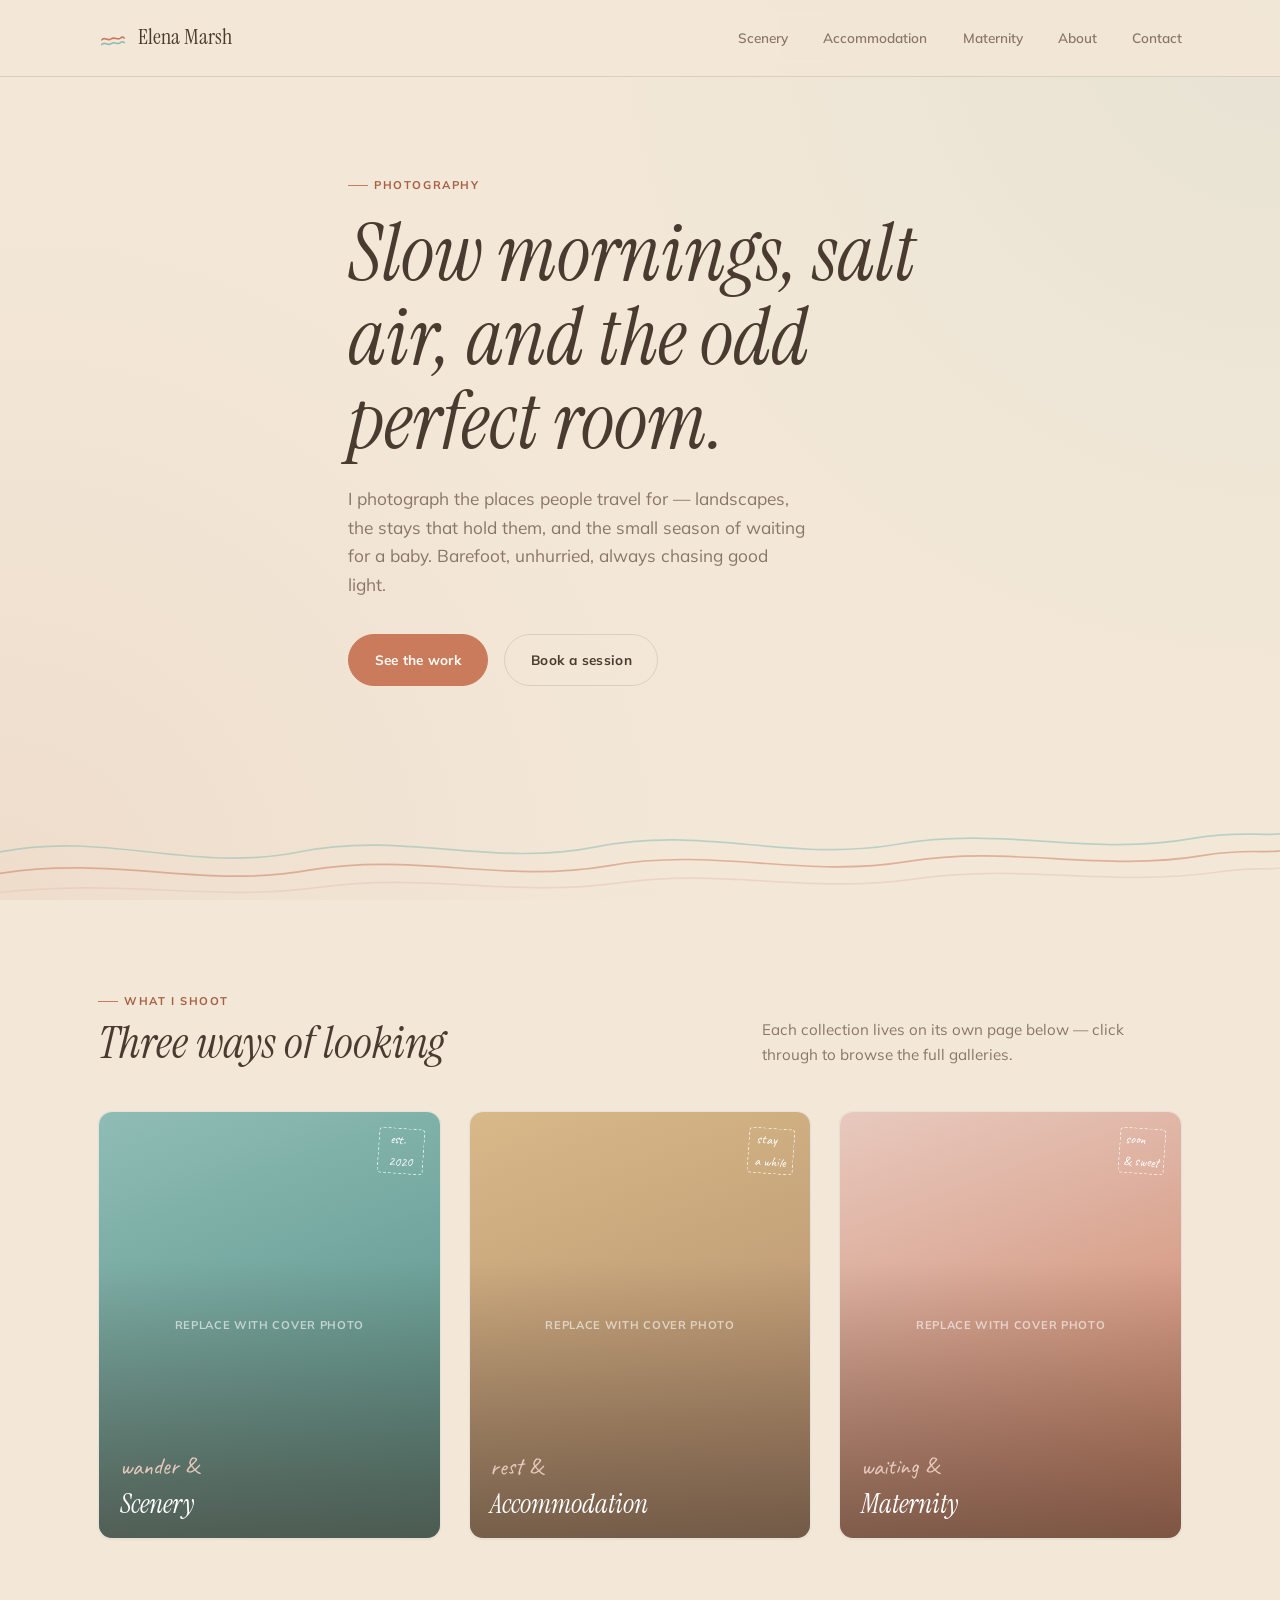
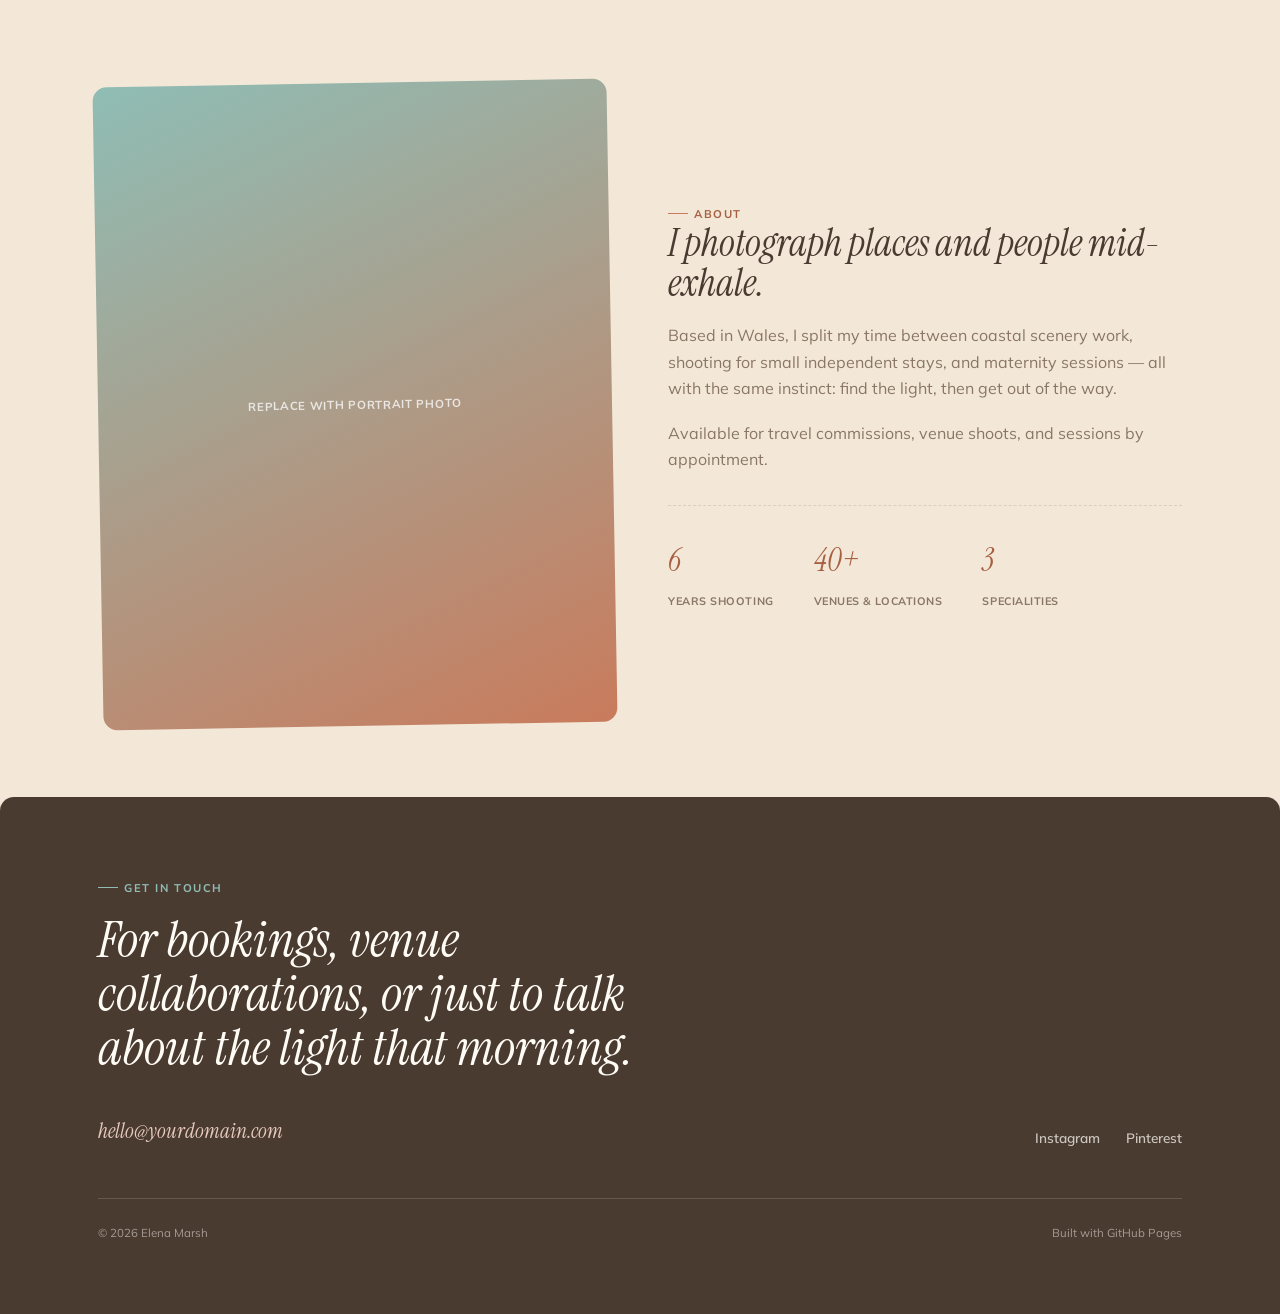
<file: photosite/index.html>
<!DOCTYPE html>
<html lang="en">
<head>
<meta charset="UTF-8">
<meta name="viewport" content="width=device-width, initial-scale=1.0">
<title>Elena Marsh — Photography</title>
<meta name="description" content="Photography for scenery, hospitality venues, and maternity.">
<link rel="preconnect" href="https://fonts.googleapis.com">
<link href="https://fonts.googleapis.com/css2?family=Instrument+Serif:ital@0;1&family=Mulish:wght@400;600;700;800&family=Caveat:wght@500;600&display=swap" rel="stylesheet">
<link rel="stylesheet" href="styles.css">
</head>
<body>

<nav class="site-nav">
  <div class="wrap">
    <a href="index.html" class="brand">
      <svg viewBox="0 0 32 32" fill="none" xmlns="http://www.w3.org/2000/svg">
        <path d="M4 18C7 14 10 20 14 17C18 14 21 19 24 16C26 14 27 15 28 16" stroke="#C97B5C" stroke-width="1.7" stroke-linecap="round"/>
        <path d="M4 23C7 19 10 25 14 22C18 19 21 24 24 21C26 19 27 20 28 21" stroke="#8FBDB5" stroke-width="1.7" stroke-linecap="round"/>
      </svg>
      Elena Marsh
    </a>
    <button class="nav-toggle" aria-label="Toggle menu" onclick="document.querySelector('.nav-links').classList.toggle('open')">Menu</button>
    <ul class="nav-links">
      <li><a href="scenery.html">Scenery</a></li>
      <li><a href="accommodation.html">Accommodation</a></li>
      <li><a href="maternity.html">Maternity</a></li>
      <li><a href="#about">About</a></li>
      <li><a href="#contact">Contact</a></li>
    </ul>
  </div>
</nav>

<header class="hero">
  <div class="wrap hero-content">
    <span class="eyebrow">Photography</span>
    <h1>Slow mornings, salt air, and the odd perfect room.</h1>
    <p>I photograph the places people travel for — landscapes, the stays that hold them, and the small season of waiting for a baby. Barefoot, unhurried, always chasing good light.</p>
    <div class="hero-actions">
      <a href="scenery.html" class="btn btn-primary">See the work</a>
      <a href="#contact" class="btn btn-ghost">Book a session</a>
    </div>
  </div>

  <svg class="tideline" viewBox="0 0 1200 160" preserveAspectRatio="none" xmlns="http://www.w3.org/2000/svg" aria-hidden="true">
    <path d="M0 105C100 85 180 125 280 105C380 85 460 120 560 100C660 80 740 115 840 98C940 80 1020 110 1120 92C1160 85 1180 90 1200 88" stroke="#8FBDB5" stroke-width="1.6" opacity="0.55"/>
    <path d="M0 125C110 108 190 140 290 122C390 105 470 135 570 118C670 100 750 130 850 114C950 98 1030 125 1130 108C1165 102 1185 106 1200 104" stroke="#C97B5C" stroke-width="1.6" opacity="0.5"/>
    <path d="M0 143C120 130 200 152 300 138C400 124 480 148 580 134C680 120 760 145 860 130C960 116 1040 138 1140 124C1170 119 1188 122 1200 120" stroke="#E8C9BE" stroke-width="1.6" opacity="0.6"/>
  </svg>
</header>

<section class="section">
  <div class="wrap">
    <div class="section-head">
      <div>
        <span class="eyebrow">What I shoot</span>
        <h2>Three ways of looking</h2>
      </div>
      <p>Each collection lives on its own page below — click through to browse the full galleries.</p>
    </div>

    <div class="categories">
      <a href="scenery.html" class="category-card">
        <div class="category-thumb" style="background:linear-gradient(160deg,#8FBDB5,#4F8A81);">
          <span class="placeholder-label">Replace with cover photo</span>
        </div>
        <div class="stamp">est.<br>2020</div>
        <div class="category-meta">
          <span class="script-tag">wander &amp;</span>
          <h3>Scenery</h3>
        </div>
      </a>

      <a href="accommodation.html" class="category-card">
        <div class="category-thumb" style="background:linear-gradient(160deg,#D8B989,#B08968);">
          <span class="placeholder-label">Replace with cover photo</span>
        </div>
        <div class="stamp">stay<br>a while</div>
        <div class="category-meta">
          <span class="script-tag">rest &amp;</span>
          <h3>Accommodation</h3>
        </div>
      </a>

      <a href="maternity.html" class="category-card">
        <div class="category-thumb" style="background:linear-gradient(160deg,#E8C9BE,#C97B5C);">
          <span class="placeholder-label">Replace with cover photo</span>
        </div>
        <div class="stamp">soon<br>&amp; sweet</div>
        <div class="category-meta">
          <span class="script-tag">waiting &amp;</span>
          <h3>Maternity</h3>
        </div>
      </a>
    </div>
  </div>
</section>

<section class="section" id="about">
  <div class="wrap about">
    <div class="about-portrait">Replace with portrait photo</div>
    <div class="about-text">
      <span class="eyebrow">About</span>
      <h2>I photograph places and people mid-exhale.</h2>
      <p>Based in Wales, I split my time between coastal scenery work, shooting for small independent stays, and maternity sessions — all with the same instinct: find the light, then get out of the way.</p>
      <p>Available for travel commissions, venue shoots, and sessions by appointment.</p>
      <div class="stat-row">
        <div><span class="num">6</span><span class="label">Years shooting</span></div>
        <div><span class="num">40+</span><span class="label">Venues &amp; locations</span></div>
        <div><span class="num">3</span><span class="label">Specialities</span></div>
      </div>
    </div>
  </div>
</section>

<section class="contact" id="contact">
  <div class="wrap">
    <span class="eyebrow">Get in touch</span>
    <h2>For bookings, venue collaborations, or just to talk about the light that morning.</h2>
    <div class="contact-row">
      <a href="mailto:hello@yourdomain.com" class="contact-email">hello@yourdomain.com</a>
      <ul class="social-links">
        <li><a href="#">Instagram</a></li>
        <li><a href="#">Pinterest</a></li>
      </ul>
    </div>
    <footer class="legal">
      <span>&copy; 2026 Elena Marsh</span>
      <span>Built with GitHub Pages</span>
    </footer>
  </div>
</section>

</body>
</html>
</file>
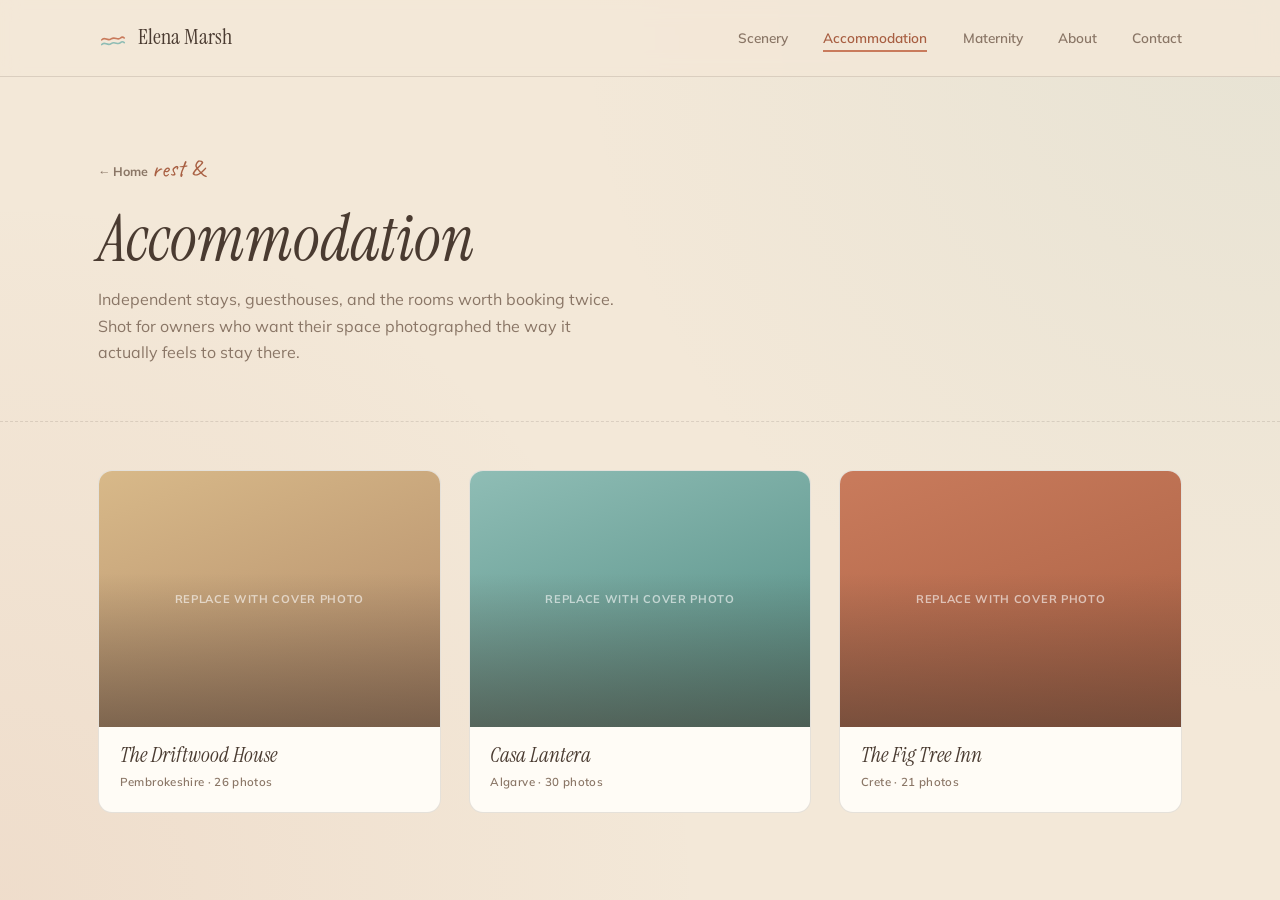
<file: photosite/accommodation.html>
<!DOCTYPE html>
<html lang="en">
<head>
<meta charset="UTF-8">
<meta name="viewport" content="width=device-width, initial-scale=1.0">
<title>Accommodation — Elena Marsh Photography</title>
<link rel="preconnect" href="https://fonts.googleapis.com">
<link href="https://fonts.googleapis.com/css2?family=Instrument+Serif:ital@0;1&family=Mulish:wght@400;600;700;800&family=Caveat:wght@500;600&display=swap" rel="stylesheet">
<link rel="stylesheet" href="styles.css">
</head>
<body>

<nav class="site-nav">
  <div class="wrap">
    <a href="index.html" class="brand">
      <svg viewBox="0 0 32 32" fill="none" xmlns="http://www.w3.org/2000/svg">
        <path d="M4 18C7 14 10 20 14 17C18 14 21 19 24 16C26 14 27 15 28 16" stroke="#C97B5C" stroke-width="1.7" stroke-linecap="round"/>
        <path d="M4 23C7 19 10 25 14 22C18 19 21 24 24 21C26 19 27 20 28 21" stroke="#8FBDB5" stroke-width="1.7" stroke-linecap="round"/>
      </svg>
      Elena Marsh
    </a>
    <button class="nav-toggle" aria-label="Toggle menu" onclick="document.querySelector('.nav-links').classList.toggle('open')">Menu</button>
    <ul class="nav-links">
      <li><a href="scenery.html">Scenery</a></li>
      <li><a href="accommodation.html" class="active">Accommodation</a></li>
      <li><a href="maternity.html">Maternity</a></li>
      <li><a href="index.html#about">About</a></li>
      <li><a href="index.html#contact">Contact</a></li>
    </ul>
  </div>
</nav>

<header class="page-header">
  <div class="wrap">
    <a href="index.html" class="back-link">&larr; Home</a>
    <span class="script-tag">rest &amp;</span>
    <h1>Accommodation</h1>
    <p>Independent stays, guesthouses, and the rooms worth booking twice. Shot for owners who want their space photographed the way it actually feels to stay there.</p>
  </div>
</header>

<section class="wrap">
  <div class="albums" style="padding: 3rem 0;">
    <a href="galleries/accommodation-driftwood-house.html" class="album-card">
      <div class="album-thumb" style="background:linear-gradient(160deg,#D8B989,#B08968);">
        <span class="placeholder-label">Replace with cover photo</span>
      </div>
      <div class="album-info">
        <h3>The Driftwood House</h3>
        <span class="tag">Pembrokeshire &middot; 26 photos</span>
      </div>
    </a>

    <a href="galleries/accommodation-driftwood-house.html" class="album-card">
      <div class="album-thumb" style="background:linear-gradient(160deg,#8FBDB5,#4F8A81);">
        <span class="placeholder-label">Replace with cover photo</span>
      </div>
      <div class="album-info">
        <h3>Casa Lantera</h3>
        <span class="tag">Algarve &middot; 30 photos</span>
      </div>
    </a>

    <a href="galleries/accommodation-driftwood-house.html" class="album-card">
      <div class="album-thumb" style="background:linear-gradient(160deg,#C97B5C,#A85F42);">
        <span class="placeholder-label">Replace with cover photo</span>
      </div>
      <div class="album-info">
        <h3>The Fig Tree Inn</h3>
        <span class="tag">Crete &middot; 21 photos</span>
      </div>
    </a>
  </div>
</section>

</body>
</html>
</file>
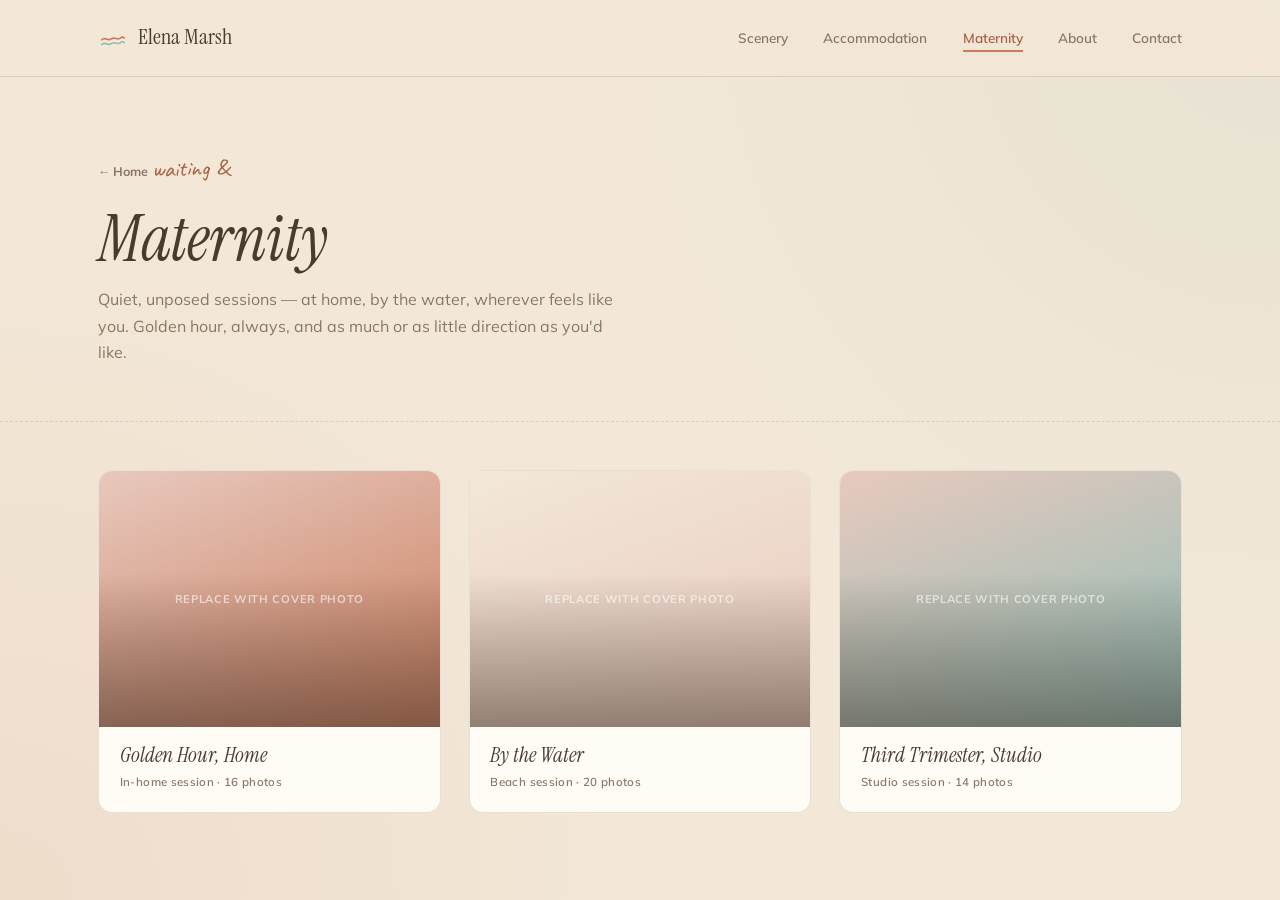
<file: photosite/maternity.html>
<!DOCTYPE html>
<html lang="en">
<head>
<meta charset="UTF-8">
<meta name="viewport" content="width=device-width, initial-scale=1.0">
<title>Maternity — Elena Marsh Photography</title>
<link rel="preconnect" href="https://fonts.googleapis.com">
<link href="https://fonts.googleapis.com/css2?family=Instrument+Serif:ital@0;1&family=Mulish:wght@400;600;700;800&family=Caveat:wght@500;600&display=swap" rel="stylesheet">
<link rel="stylesheet" href="styles.css">
</head>
<body>

<nav class="site-nav">
  <div class="wrap">
    <a href="index.html" class="brand">
      <svg viewBox="0 0 32 32" fill="none" xmlns="http://www.w3.org/2000/svg">
        <path d="M4 18C7 14 10 20 14 17C18 14 21 19 24 16C26 14 27 15 28 16" stroke="#C97B5C" stroke-width="1.7" stroke-linecap="round"/>
        <path d="M4 23C7 19 10 25 14 22C18 19 21 24 24 21C26 19 27 20 28 21" stroke="#8FBDB5" stroke-width="1.7" stroke-linecap="round"/>
      </svg>
      Elena Marsh
    </a>
    <button class="nav-toggle" aria-label="Toggle menu" onclick="document.querySelector('.nav-links').classList.toggle('open')">Menu</button>
    <ul class="nav-links">
      <li><a href="scenery.html">Scenery</a></li>
      <li><a href="accommodation.html">Accommodation</a></li>
      <li><a href="maternity.html" class="active">Maternity</a></li>
      <li><a href="index.html#about">About</a></li>
      <li><a href="index.html#contact">Contact</a></li>
    </ul>
  </div>
</nav>

<header class="page-header">
  <div class="wrap">
    <a href="index.html" class="back-link">&larr; Home</a>
    <span class="script-tag">waiting &amp;</span>
    <h1>Maternity</h1>
    <p>Quiet, unposed sessions — at home, by the water, wherever feels like you. Golden hour, always, and as much or as little direction as you'd like.</p>
  </div>
</header>

<section class="wrap">
  <div class="albums" style="padding: 3rem 0;">
    <a href="galleries/maternity-golden-hour.html" class="album-card">
      <div class="album-thumb" style="background:linear-gradient(160deg,#E8C9BE,#C97B5C);">
        <span class="placeholder-label">Replace with cover photo</span>
      </div>
      <div class="album-info">
        <h3>Golden Hour, Home</h3>
        <span class="tag">In-home session &middot; 16 photos</span>
      </div>
    </a>

    <a href="galleries/maternity-golden-hour.html" class="album-card">
      <div class="album-thumb" style="background:linear-gradient(160deg,#F3E8D8,#E8C9BE);">
        <span class="placeholder-label">Replace with cover photo</span>
      </div>
      <div class="album-info">
        <h3>By the Water</h3>
        <span class="tag">Beach session &middot; 20 photos</span>
      </div>
    </a>

    <a href="galleries/maternity-golden-hour.html" class="album-card">
      <div class="album-thumb" style="background:linear-gradient(160deg,#E8C9BE,#8FBDB5);">
        <span class="placeholder-label">Replace with cover photo</span>
      </div>
      <div class="album-info">
        <h3>Third Trimester, Studio</h3>
        <span class="tag">Studio session &middot; 14 photos</span>
      </div>
    </a>
  </div>
</section>

</body>
</html>
</file>
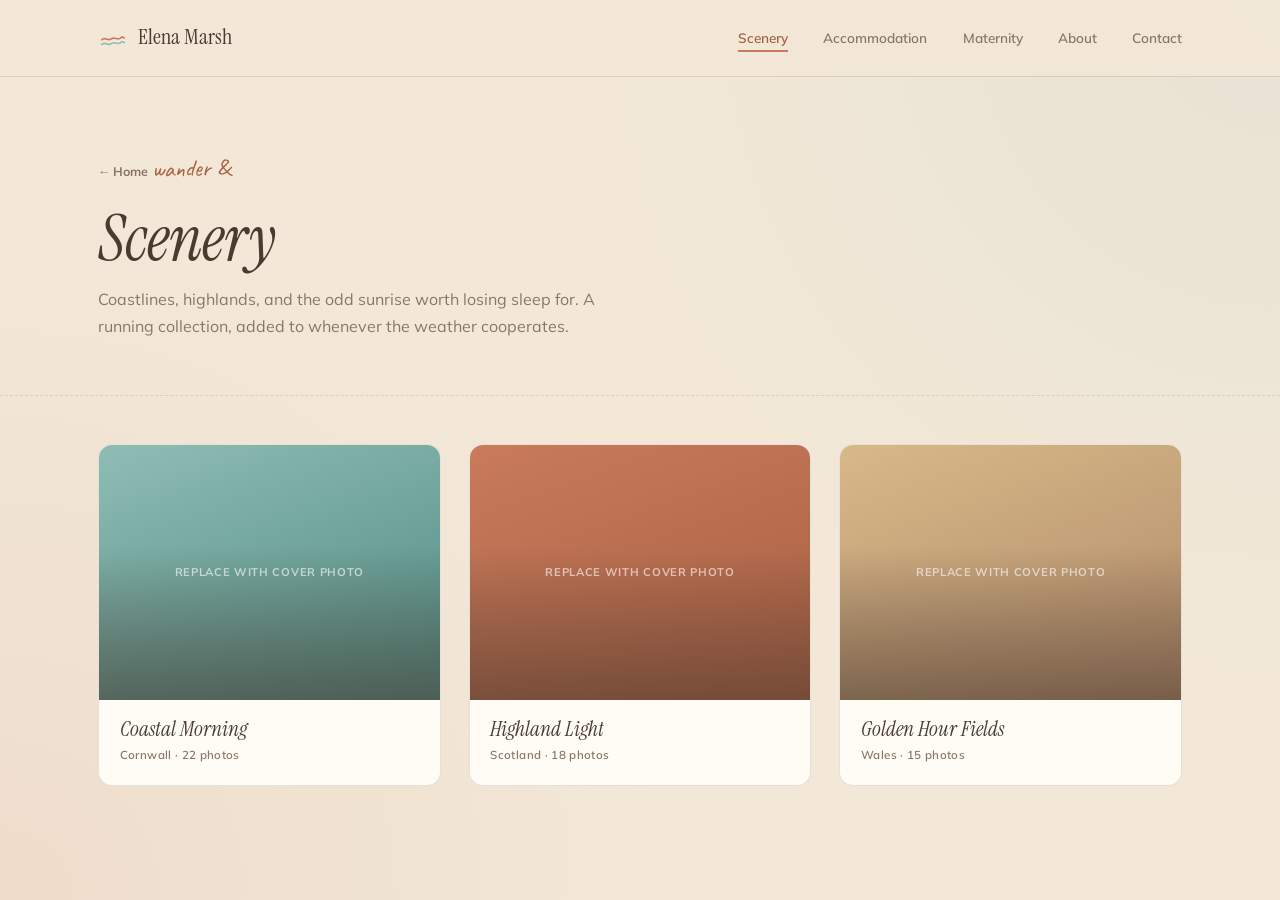
<file: photosite/scenery.html>
<!DOCTYPE html>
<html lang="en">
<head>
<meta charset="UTF-8">
<meta name="viewport" content="width=device-width, initial-scale=1.0">
<title>Scenery — Elena Marsh Photography</title>
<link rel="preconnect" href="https://fonts.googleapis.com">
<link href="https://fonts.googleapis.com/css2?family=Instrument+Serif:ital@0;1&family=Mulish:wght@400;600;700;800&family=Caveat:wght@500;600&display=swap" rel="stylesheet">
<link rel="stylesheet" href="styles.css">
</head>
<body>

<nav class="site-nav">
  <div class="wrap">
    <a href="index.html" class="brand">
      <svg viewBox="0 0 32 32" fill="none" xmlns="http://www.w3.org/2000/svg">
        <path d="M4 18C7 14 10 20 14 17C18 14 21 19 24 16C26 14 27 15 28 16" stroke="#C97B5C" stroke-width="1.7" stroke-linecap="round"/>
        <path d="M4 23C7 19 10 25 14 22C18 19 21 24 24 21C26 19 27 20 28 21" stroke="#8FBDB5" stroke-width="1.7" stroke-linecap="round"/>
      </svg>
      Elena Marsh
    </a>
    <button class="nav-toggle" aria-label="Toggle menu" onclick="document.querySelector('.nav-links').classList.toggle('open')">Menu</button>
    <ul class="nav-links">
      <li><a href="scenery.html" class="active">Scenery</a></li>
      <li><a href="accommodation.html">Accommodation</a></li>
      <li><a href="maternity.html">Maternity</a></li>
      <li><a href="index.html#about">About</a></li>
      <li><a href="index.html#contact">Contact</a></li>
    </ul>
  </div>
</nav>

<header class="page-header">
  <div class="wrap">
    <a href="index.html" class="back-link">&larr; Home</a>
    <span class="script-tag">wander &amp;</span>
    <h1>Scenery</h1>
    <p>Coastlines, highlands, and the odd sunrise worth losing sleep for. A running collection, added to whenever the weather cooperates.</p>
  </div>
</header>

<section class="wrap">
  <div class="albums" style="padding: 3rem 0;">
    <a href="galleries/scenery-coastal-morning.html" class="album-card">
      <div class="album-thumb" style="background:linear-gradient(160deg,#8FBDB5,#4F8A81);">
        <span class="placeholder-label">Replace with cover photo</span>
      </div>
      <div class="album-info">
        <h3>Coastal Morning</h3>
        <span class="tag">Cornwall &middot; 22 photos</span>
      </div>
    </a>

    <a href="galleries/scenery-coastal-morning.html" class="album-card">
      <div class="album-thumb" style="background:linear-gradient(160deg,#C97B5C,#A85F42);">
        <span class="placeholder-label">Replace with cover photo</span>
      </div>
      <div class="album-info">
        <h3>Highland Light</h3>
        <span class="tag">Scotland &middot; 18 photos</span>
      </div>
    </a>

    <a href="galleries/scenery-coastal-morning.html" class="album-card">
      <div class="album-thumb" style="background:linear-gradient(160deg,#D8B989,#B08968);">
        <span class="placeholder-label">Replace with cover photo</span>
      </div>
      <div class="album-info">
        <h3>Golden Hour Fields</h3>
        <span class="tag">Wales &middot; 15 photos</span>
      </div>
    </a>
  </div>
</section>

</body>
</html>
</file>
<file: photosite/styles.css>
/* ============================================
   TOKENS — warm, tactile, unhurried.
   Signature: a soft tide-line motif + a
   postcard-stamp corner detail on cards.
   ============================================ */
:root {
  --sand: #F3E8D8;
  --shell: #FFFCF6;
  --ink: #4A3B31;
  --ink-soft: #8A7666;
  --terracotta: #C97B5C;
  --terracotta-deep: #A85F42;
  --lagoon: #8FBDB5;
  --clay: #B08968;
  --blush: #E8C9BE;
  --line: rgba(74, 59, 49, 0.14);

  --display: "Instrument Serif", Georgia, serif;
  --body: "Mulish", -apple-system, sans-serif;
  --script: "Caveat", cursive;

  --max-w: 1180px;
  --pad: clamp(1.25rem, 4vw, 3rem);
  --radius: 14px;
}

* { box-sizing: border-box; }
html { scroll-behavior: smooth; }

body {
  margin: 0;
  background: var(--sand);
  color: var(--ink);
  font-family: var(--body);
  font-size: 16px;
  line-height: 1.65;
  -webkit-font-smoothing: antialiased;
  background-image:
    radial-gradient(circle at 100% 0%, rgba(143,189,181,0.12) 0%, transparent 45%),
    radial-gradient(circle at 0% 100%, rgba(201,123,92,0.10) 0%, transparent 45%);
  background-attachment: fixed;
}

img { max-width: 100%; display: block; }
a { color: inherit; }

.wrap {
  max-width: var(--max-w);
  margin: 0 auto;
  padding-left: var(--pad);
  padding-right: var(--pad);
}

/* ============================================
   TYPE
   ============================================ */
h1, h2, h3 {
  font-family: var(--display);
  font-weight: 400;
  line-height: 1.05;
  margin: 0;
  letter-spacing: 0;
}

.script-tag {
  font-family: var(--script);
  font-size: 1.5rem;
  color: var(--terracotta-deep);
  display: inline-block;
  transform: rotate(-2deg);
}

.eyebrow {
  font-family: var(--body);
  font-weight: 700;
  font-size: 0.7rem;
  letter-spacing: 0.14em;
  text-transform: uppercase;
  color: var(--terracotta-deep);
  display: inline-flex;
  align-items: center;
  gap: 0.55em;
}

.eyebrow::before {
  content: "";
  width: 20px;
  height: 1px;
  background: var(--terracotta);
  display: inline-block;
}

.tag {
  font-family: var(--body);
  font-size: 0.72rem;
  font-weight: 600;
  color: var(--ink-soft);
  letter-spacing: 0.03em;
}

/* ============================================
   NAV
   ============================================ */
.site-nav {
  position: sticky;
  top: 0;
  z-index: 50;
  background: rgba(243, 232, 216, 0.88);
  backdrop-filter: blur(10px);
  border-bottom: 1px solid var(--line);
}

.site-nav .wrap {
  display: flex;
  align-items: center;
  justify-content: space-between;
  height: 76px;
}

.brand {
  display: flex;
  align-items: center;
  gap: 0.65rem;
  font-family: var(--display);
  font-size: 1.35rem;
  text-decoration: none;
  color: var(--ink);
}

.brand svg { width: 30px; height: 30px; }

.nav-links {
  display: flex;
  gap: 2.2rem;
  list-style: none;
  margin: 0;
  padding: 0;
  font-size: 0.85rem;
  font-weight: 600;
}

.nav-links a {
  text-decoration: none;
  color: var(--ink-soft);
  transition: color 0.2s ease;
  padding-bottom: 4px;
  border-bottom: 2px solid transparent;
}

.nav-links a:hover, .nav-links a.active {
  color: var(--terracotta-deep);
  border-color: var(--terracotta);
}

/* ============================================
   HERO
   ============================================ */
.hero {
  position: relative;
  padding-top: clamp(3.5rem, 10vh, 6rem);
  overflow: hidden;
}

.hero-content {
  position: relative;
  z-index: 2;
  max-width: 680px;
}

.hero h1 {
  font-size: clamp(2.8rem, 6.4vw, 5rem);
  margin-top: 1rem;
  color: var(--ink);
  font-style: italic;
}

.hero p {
  max-width: 460px;
  font-size: 1.08rem;
  color: var(--ink-soft);
  margin-top: 1.4rem;
  font-family: var(--body);
}

.hero-actions {
  display: flex;
  gap: 1rem;
  margin-top: 2.2rem;
  flex-wrap: wrap;
}

.btn {
  display: inline-flex;
  align-items: center;
  gap: 0.5rem;
  padding: 0.85rem 1.6rem;
  border-radius: 50px;
  font-size: 0.85rem;
  font-weight: 700;
  letter-spacing: 0.02em;
  text-decoration: none;
  border: 1px solid var(--terracotta);
  transition: all 0.25s ease;
}

.btn-primary {
  background: var(--terracotta);
  color: var(--shell);
}
.btn-primary:hover { background: var(--terracotta-deep); border-color: var(--terracotta-deep); }

.btn-ghost {
  background: transparent;
  color: var(--ink);
  border-color: var(--line);
}
.btn-ghost:hover { border-color: var(--terracotta); color: var(--terracotta-deep); }

/* tide-line divider — the signature element */
.tideline {
  width: 100%;
  height: auto;
  display: block;
  margin-top: clamp(2rem, 6vh, 3.5rem);
}
.tideline path { fill: none; stroke-linecap: round; }

/* ============================================
   SECTION
   ============================================ */
.section { padding: clamp(3.5rem, 8vh, 6rem) 0; }
.section-head {
  display: flex;
  justify-content: space-between;
  align-items: flex-end;
  gap: 2rem;
  margin-bottom: 2.75rem;
  flex-wrap: wrap;
}
.section-head h2 { font-size: clamp(2rem, 3.6vw, 2.8rem); margin-top: 0.6rem; font-style: italic; }
.section-head p { max-width: 420px; color: var(--ink-soft); font-size: 0.95rem; margin: 0.6rem 0 0; }

/* ============================================
   CATEGORY TILES (home page)
   ============================================ */
.categories {
  display: grid;
  grid-template-columns: repeat(3, 1fr);
  gap: 1.75rem;
}

.category-card {
  position: relative;
  text-decoration: none;
  color: var(--ink);
  display: block;
  border-radius: var(--radius);
  overflow: hidden;
  background: var(--shell);
  border: 1px solid var(--line);
  transition: transform 0.35s ease, box-shadow 0.35s ease;
  box-shadow: 0 1px 2px rgba(74,59,49,0.06);
}

.category-card:hover {
  transform: translateY(-5px) rotate(-0.4deg);
  box-shadow: 0 20px 36px -20px rgba(74, 59, 49, 0.32);
}

.category-thumb {
  aspect-ratio: 4 / 5;
  width: 100%;
  position: relative;
}

.category-thumb::after {
  content: "";
  position: absolute;
  inset: 0;
  background: linear-gradient(180deg, rgba(74,59,49,0) 35%, rgba(74,59,49,0.6) 100%);
}

.placeholder-label {
  position: absolute;
  inset: 0;
  display: flex;
  align-items: center;
  justify-content: center;
  color: rgba(255,255,255,0.6);
  font-family: var(--body);
  font-size: 0.7rem;
  font-weight: 700;
  letter-spacing: 0.06em;
  text-transform: uppercase;
  text-align: center;
  padding: 1rem;
  z-index: 1;
}

.category-meta {
  position: absolute;
  left: 1.3rem;
  bottom: 1.2rem;
  right: 1.3rem;
  z-index: 2;
  color: #fff;
}
.category-meta .script-tag { color: var(--blush); }
.category-meta h3 { font-size: 1.7rem; color: #fff; margin-top: 0.2rem; font-style: italic; }

/* postcard stamp — signature corner detail */
.stamp {
  position: absolute;
  top: 1rem;
  right: 1rem;
  z-index: 2;
  width: 46px;
  height: 46px;
  border: 1.5px dashed rgba(255,255,255,0.75);
  border-radius: 4px;
  display: flex;
  align-items: center;
  justify-content: center;
  font-family: var(--script);
  font-size: 0.85rem;
  color: #fff;
  transform: rotate(4deg);
}

/* ============================================
   ALBUM GRID (category pages)
   ============================================ */
.albums {
  display: grid;
  grid-template-columns: repeat(auto-fill, minmax(300px, 1fr));
  gap: 1.75rem;
}

.album-card {
  position: relative;
  text-decoration: none;
  color: var(--ink);
  display: block;
  border-radius: var(--radius);
  overflow: hidden;
  background: var(--shell);
  border: 1px solid var(--line);
  transition: transform 0.3s ease, box-shadow 0.3s ease;
}
.album-card:hover {
  transform: translateY(-4px);
  box-shadow: 0 16px 30px -18px rgba(74,59,49,0.3);
}
.album-thumb {
  aspect-ratio: 4/3;
  width: 100%;
  position: relative;
}
.album-thumb::after {
  content: "";
  position: absolute;
  inset: 0;
  background: linear-gradient(180deg, rgba(74,59,49,0) 40%, rgba(74,59,49,0.55) 100%);
}
.album-info {
  padding: 1.1rem 1.3rem 1.3rem;
}
.album-info h3 { font-size: 1.3rem; font-style: italic; }
.album-info .tag { display: block; margin-top: 0.35rem; }

/* ============================================
   ABOUT
   ============================================ */
.about {
  display: grid;
  grid-template-columns: 1fr 1fr;
  gap: 3.5rem;
  align-items: center;
}
.about-portrait {
  aspect-ratio: 4/5;
  background: linear-gradient(155deg, var(--lagoon) 0%, var(--terracotta) 100%);
  border-radius: var(--radius);
  display: flex;
  align-items: center;
  justify-content: center;
  color: rgba(255,255,255,0.75);
  font-family: var(--body);
  font-weight: 700;
  font-size: 0.72rem;
  letter-spacing: 0.06em;
  text-transform: uppercase;
  transform: rotate(-1deg);
}
.about-text h2 { font-size: clamp(1.9rem, 3vw, 2.5rem); font-style: italic; }
.about-text p { color: var(--ink-soft); margin-top: 1.15rem; }

.stat-row {
  display: flex;
  gap: 2.5rem;
  margin-top: 2rem;
  padding-top: 1.75rem;
  border-top: 1px dashed var(--line);
}
.stat-row .num {
  font-family: var(--display);
  font-style: italic;
  font-size: 2rem;
  color: var(--terracotta-deep);
  display: block;
}
.stat-row .label {
  font-family: var(--body);
  font-weight: 700;
  font-size: 0.68rem;
  color: var(--ink-soft);
  letter-spacing: 0.05em;
  text-transform: uppercase;
}

/* ============================================
   CONTACT / FOOTER
   ============================================ */
.contact {
  background: var(--ink);
  color: var(--shell);
  padding: clamp(3.5rem, 8vh, 6rem) 0;
  border-radius: var(--radius) var(--radius) 0 0;
}
.contact .eyebrow { color: var(--lagoon); }
.contact .eyebrow::before { background: var(--lagoon); }
.contact h2 {
  color: var(--shell);
  font-style: italic;
  font-size: clamp(2.1rem, 4vw, 3.2rem);
  max-width: 640px;
  margin-top: 1rem;
}
.contact-row {
  display: flex;
  justify-content: space-between;
  align-items: flex-end;
  flex-wrap: wrap;
  gap: 2rem;
  margin-top: 2.5rem;
}
.contact-email {
  font-family: var(--display);
  font-style: italic;
  font-size: 1.3rem;
  color: var(--blush);
  text-decoration: none;
  border-bottom: 1px solid transparent;
}
.contact-email:hover { border-color: var(--blush); }
.social-links {
  display: flex;
  gap: 1.6rem;
  list-style: none;
  padding: 0;
  margin: 0;
  font-size: 0.85rem;
  font-weight: 600;
}
.social-links a { text-decoration: none; color: rgba(255,252,246,0.72); }
.social-links a:hover { color: var(--shell); }

footer.legal {
  margin-top: 3rem;
  padding-top: 1.5rem;
  border-top: 1px solid rgba(255,252,246,0.14);
  font-size: 0.72rem;
  color: rgba(255,252,246,0.5);
  display: flex;
  justify-content: space-between;
  flex-wrap: wrap;
  gap: 0.5rem;
}

/* ============================================
   CATEGORY / GALLERY HEADER
   ============================================ */
.page-header {
  padding: clamp(3rem, 8vh, 5rem) 0 2.5rem;
  border-bottom: 1px dashed var(--line);
}
.page-header .back-link {
  font-size: 0.78rem;
  font-weight: 700;
  text-decoration: none;
  color: var(--ink-soft);
  display: inline-flex;
  align-items: center;
  gap: 0.4rem;
}
.page-header .back-link:hover { color: var(--terracotta-deep); }
.page-header h1 {
  font-size: clamp(2.6rem, 5.4vw, 4rem);
  margin-top: 1rem;
  font-style: italic;
}
.page-header p { max-width: 520px; color: var(--ink-soft); margin-top: 0.9rem; }

/* ============================================
   GALLERY PHOTO GRID
   ============================================ */
.photo-grid {
  display: grid;
  grid-template-columns: repeat(auto-fill, minmax(320px, 1fr));
  gap: 1.5rem;
  padding: 3rem 0;
}
.photo-item {
  cursor: zoom-in;
  border-radius: var(--radius);
  overflow: hidden;
  background: linear-gradient(155deg, var(--lagoon) 0%, var(--clay) 100%);
  aspect-ratio: 3/2;
  position: relative;
  border: none;
  padding: 0;
  display: block;
}
.photo-item:nth-child(3n+1) { aspect-ratio: 4/5; }
.photo-item:nth-child(5n+2) { aspect-ratio: 1/1; }
.photo-item img { width: 100%; height: 100%; object-fit: cover; }

/* lightbox */
.lightbox {
  position: fixed;
  inset: 0;
  background: rgba(74, 59, 49, 0.94);
  display: none;
  align-items: center;
  justify-content: center;
  z-index: 100;
  padding: 2rem;
}
.lightbox.open { display: flex; }
.lightbox img { max-width: 90vw; max-height: 85vh; object-fit: contain; border-radius: 6px; }
.lightbox-close {
  position: absolute;
  top: 1.5rem;
  right: 1.75rem;
  color: #fff;
  font-size: 0.85rem;
  font-weight: 600;
  background: none;
  border: 1px solid rgba(255,255,255,0.35);
  padding: 0.5rem 0.9rem;
  border-radius: 20px;
  cursor: pointer;
}
.lightbox-close:hover { border-color: #fff; }

/* ============================================
   MOBILE NAV
   ============================================ */
.nav-toggle { display: none; }

@media (max-width: 760px) {
  .categories { grid-template-columns: 1fr; }
  .nav-links {
    position: fixed;
    top: 76px;
    left: 0;
    right: 0;
    background: var(--sand);
    flex-direction: column;
    padding: 1.5rem var(--pad);
    gap: 1.25rem;
    border-bottom: 1px solid var(--line);
    transform: translateY(-120%);
    transition: transform 0.3s ease;
  }
  .nav-links.open { transform: translateY(0); }
  .nav-toggle {
    display: block;
    background: none;
    border: none;
    font-weight: 700;
    font-size: 0.75rem;
    letter-spacing: 0.05em;
    text-transform: uppercase;
    cursor: pointer;
    color: var(--ink);
  }
  .about { grid-template-columns: 1fr; }
  .about-portrait { max-width: 320px; }
}

@media (prefers-reduced-motion: reduce) {
  html { scroll-behavior: auto; }
  * { transition: none !important; }
}

:focus-visible {
  outline: 2px solid var(--terracotta-deep);
  outline-offset: 3px;
}
</file>
